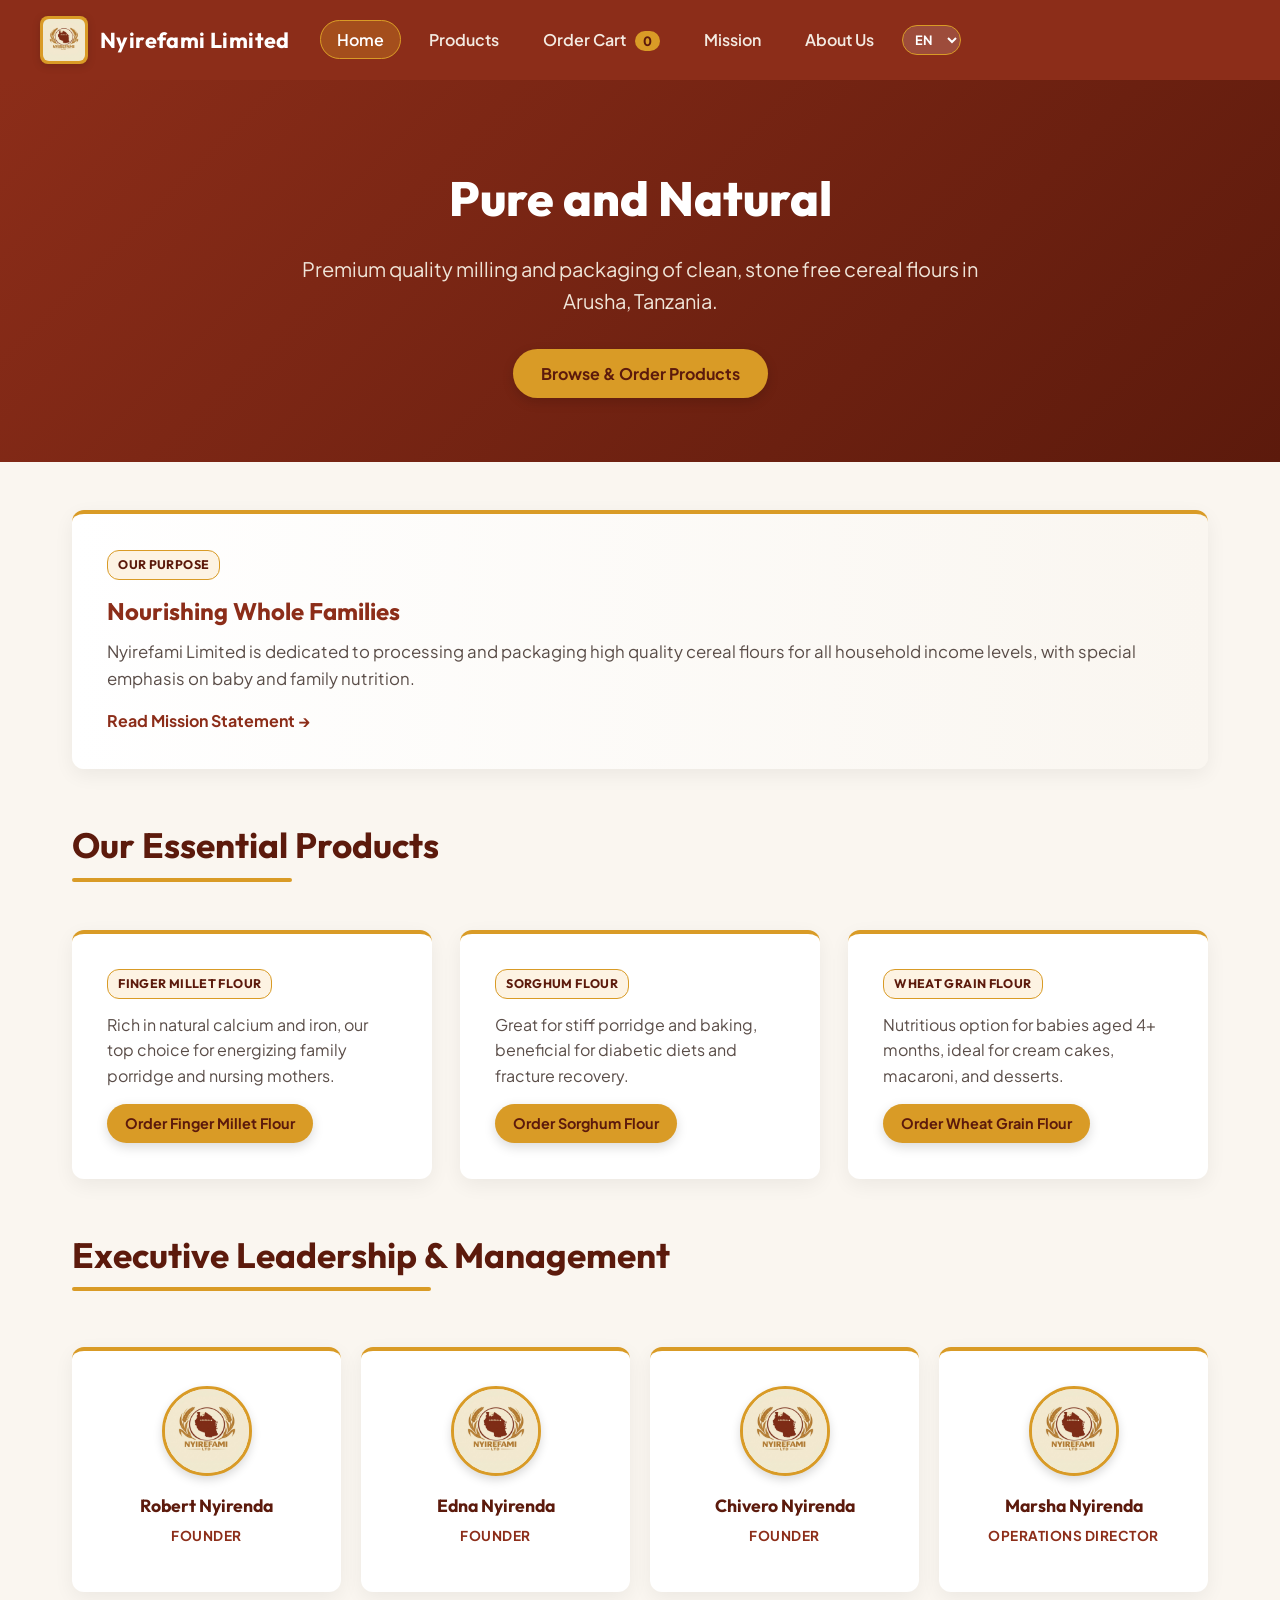
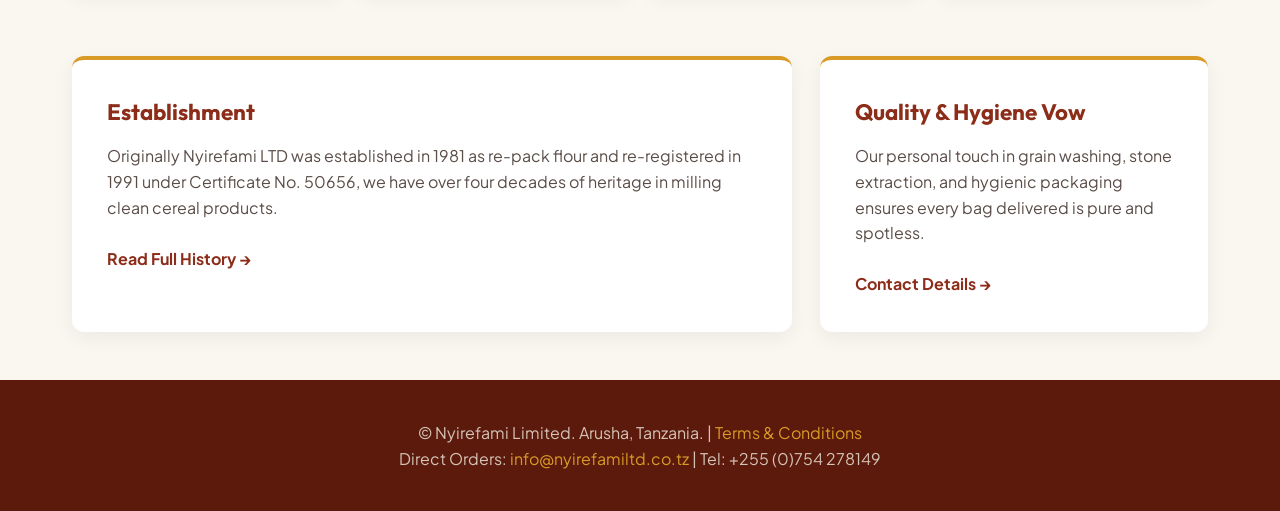
<file: index.html>
<!DOCTYPE html>
<html lang="en">
<head>
  <meta charset="UTF-8">
  <meta name="viewport" content="width=device-width, initial-scale=1.0">
  <title>Nyirefami Limited - Pure & Natural Cereals</title>
  <link rel="preconnect" href="https://fonts.googleapis.com">
  <link rel="preconnect" href="https://fonts.gstatic.com" crossorigin>
  <link href="https://fonts.googleapis.com/css2?family=Outfit:wght@600;700;800&family=Plus+Jakarta+Sans:wght@400;500;600;700&display=swap" rel="stylesheet">
  <link rel="stylesheet" href="styles.css">
</head>
<body>

  <header>
    <a href="index.html" class="logo-container">
      <div class="logo-badge"><img src="logo.jpg" alt="Nyirefami Logo"></div>
      <div class="company-title">Nyirefami Limited</div>
    </a>
    <nav>
      <ul>
        <li><a href="index.html" class="active" data-i18n="nav_home">Home</a></li>
        <li><a href="products.html" data-i18n="nav_products">Products</a></li>
        <li><a href="order.html"><span data-i18n="nav_cart">Order Cart</span> <span id="cart-badge" class="cart-nav-badge">0</span></a></li>
        <li><a href="mission.html" data-i18n="nav_mission">Mission</a></li>
        <li><a href="about.html" data-i18n="nav_about">About Us</a></li>
      </ul>
      <select id="lang-switcher" class="lang-select" onchange="changeLanguage(this.value)">
        <option value="en">EN</option>
        <option value="sw">SW</option>
      </select>
    </nav>
  </header>

  <section class="hero">
    <h1 data-i18n="hero_title">Pure and Natural</h1>
    <p data-i18n="hero_sub">Premium quality milling and packaging of clean, stone free cereal flours in Arusha, Tanzania.</p>
    <a href="products.html" class="btn-primary" data-i18n="hero_btn">Browse & Order Products</a>
  </section>

  <main class="container">
    
    <!-- Brief Mission Snapshot -->
    <div class="card" style="margin-bottom: 3rem; background: linear-gradient(to right, #FFFFFF, #FAF6F0);">
      <span class="badge" data-i18n="purpose_badge">Our Purpose</span>
      <h3 style="font-size: 1.5rem; margin-bottom: 0.5rem;" data-i18n="purpose_title">Nourishing Whole Families</h3>
      <p style="font-size: 1.05rem;" data-i18n="purpose_desc">
        Nyirefami Limited is dedicated to processing and packaging high quality cereal flours for all household income levels, with special emphasis on baby and family nutrition.
      </p>
      <a href="mission.html" style="display: inline-block; margin-top: 1rem; color: var(--primary); font-weight: 700; text-decoration: none;" data-i18n="purpose_link">Read Mission Statement &rarr;</a>
    </div>

    <!-- Top Selling Cereals (3x1 Row on Mobile) -->
    <h2 class="section-title" data-i18n="essential_title">Our Essential Products</h2>
    <div class="grid-3 essential-products-row" style="margin-top: 1.5rem; margin-bottom: 3rem;">
      
      <div class="card" style="display: flex; flex-direction: column; justify-content: space-between;">
        <div>
          <span class="badge" data-i18n="prod_ulezi_badge">Finger Millet Flour</span>
          <p data-i18n="ess_ulezi_desc">Rich in natural calcium and iron, our top choice for energizing family porridge and nursing mothers.</p>
        </div>
        <div style="margin-top: 1rem;">
          <a href="products.html#ulezi" class="btn-primary essential-btn" data-i18n="btn_order_ulezi">Order Ulezi</a>
        </div>
      </div>

      <div class="card" style="display: flex; flex-direction: column; justify-content: space-between;">
        <div>
          <span class="badge" data-i18n="prod_mtama_badge">Sorghum Flour</span>
          <p data-i18n="ess_mtama_desc">Finely milled from selected domestic grains, packed with dietary fiber for wholesome ugali and baking.</p>
        </div>
        <div style="margin-top: 1rem;">
          <a href="products.html#mtama" class="btn-primary essential-btn" data-i18n="btn_order_mtama">Order Mtama</a>
        </div>
      </div>

      <div class="card" style="display: flex; flex-direction: column; justify-content: space-between;">
        <div>
          <span class="badge" data-i18n="prod_sooji_badge">Wheat Grain Flour</span>
          <p data-i18n="ess_sooji_desc">Graded wheat semolina ideal for growing children aged 4+ months, soft cakes, and creamy desserts.</p>
        </div>
        <div style="margin-top: 1rem;">
          <a href="products.html#sooji" class="btn-primary essential-btn" data-i18n="btn_order_sooji">Order Sooji</a>
        </div>
      </div>

    </div>

    <!-- Executive Leadership & Management Section -->
      <div style="margin-bottom: 4rem;">
      <!--<div style="text-align: center; margin-bottom: 2rem;">-->
        <h2 class="section-title" data-i18n="exec_title">Executive Leadership & Management</h2>
     <!-- </div>-->

      <div class="management-grid">
        <div class="card" style="text-align: center; display: flex; flex-direction: column; align-items: center;">
          <div style="width: 90px; height: 90px; border-radius: 50%; overflow: hidden; border: 3px solid var(--accent-gold); margin-bottom: 1rem; box-shadow: 0 4px 10px rgba(0,0,0,0.15); background: var(--light-bg); display: flex; align-items: center; justify-content: center;">
            <img src="logo.jpg" alt="Robert Nyirenda" style="width: 100%; height: 100%; object-fit: cover;">
          </div>
          <h3 style="color: var(--primary-dark); font-size: 1.1rem; margin-bottom: 0.3rem;">Robert Nyirenda</h3>
          <div style="color: var(--primary); font-size: 0.85rem; font-weight: 700; margin-bottom: 0.6rem; text-transform: uppercase; letter-spacing: 0.5px;" data-i18n="role_founder">Founder</div>
        </div>

        <div class="card" style="text-align: center; display: flex; flex-direction: column; align-items: center;">
          <div style="width: 90px; height: 90px; border-radius: 50%; overflow: hidden; border: 3px solid var(--accent-gold); margin-bottom: 1rem; box-shadow: 0 4px 10px rgba(0,0,0,0.15); background: var(--light-bg); display: flex; align-items: center; justify-content: center;">
            <img src="logo.jpg" alt="Edina Nyirenda" style="width: 100%; height: 100%; object-fit: cover;">
          </div>
          <h3 style="color: var(--primary-dark); font-size: 1.1rem; margin-bottom: 0.3rem;">Edna Nyirenda</h3>
          <div style="color: var(--primary); font-size: 0.85rem; font-weight: 700; margin-bottom: 0.6rem; text-transform: uppercase; letter-spacing: 0.5px;" data-i18n="role_founder">FOUNDER</div>
        </div>

        <div class="card" style="text-align: center; display: flex; flex-direction: column; align-items: center;">
          <div style="width: 90px; height: 90px; border-radius: 50%; overflow: hidden; border: 3px solid var(--accent-gold); margin-bottom: 1rem; box-shadow: 0 4px 10px rgba(0,0,0,0.15); background: var(--light-bg); display: flex; align-items: center; justify-content: center;">
            <img src="logo.jpg" alt="Chivero Nyirenda" style="width: 100%; height: 100%; object-fit: cover;">
          </div>
          <h3 style="color: var(--primary-dark); font-size: 1.1rem; margin-bottom: 0.3rem;">Chivero Nyirenda</h3>
          <div style="color: var(--primary); font-size: 0.85rem; font-weight: 700; margin-bottom: 0.6rem; text-transform: uppercase; letter-spacing: 0.5px;" data-i18n="role_founder">FOUNDER</div>
        </div>

        <div class="card" style="text-align: center; display: flex; flex-direction: column; align-items: center;">
          <div style="width: 90px; height: 90px; border-radius: 50%; overflow: hidden; border: 3px solid var(--accent-gold); margin-bottom: 1rem; box-shadow: 0 4px 10px rgba(0,0,0,0.15); background: var(--light-bg); display: flex; align-items: center; justify-content: center;">
            <img src="logo.jpg" alt="Marsha Nyirenda" style="width: 100%; height: 100%; object-fit: cover;">
          </div>
          <h3 style="color: var(--primary-dark); font-size: 1.1rem; margin-bottom: 0.3rem;">Marsha Nyirenda</h3>
          <div style="color: var(--primary); font-size: 0.85rem; font-weight: 700; margin-bottom: 0.6rem; text-transform: uppercase; letter-spacing: 0.5px;" data-i18n="role_od">Operations Director</div>
        </div>
      </div>
    </div>

    <!-- Brief Company History Snapshot -->
    <div class="grid-2">
      <div class="card">
        <h3 data-i18n="hist_title">Establishment</h3>
        <p data-i18n="hist_desc">Originally Nyirefami LTD was established in 1981 as re-pack flour and re-registered in 1991 under Certificate No. 50656, we have over four decades of heritage in milling clean cereal products.</p>
        <br>
        <a href="about.html" style="color: var(--primary); font-weight: 700; text-decoration: none;" data-i18n="hist_link">Read Full History &rarr;</a>
      </div>
      
      <div class="card">
        <h3 data-i18n="qual_title">Quality & Hygiene Vow</h3>
        <p data-i18n="qual_desc">Our personal touch in grain washing, stone extraction, and hygienic packaging ensures every bag delivered is pure and spotless.</p>
        <br>
        <a href="about.html" style="color: var(--primary); font-weight: 700; text-decoration: none;" data-i18n="qual_link">Contact Details &rarr;</a>
      </div>
    </div>

  </main>

  <footer>
    <p>&copy; Nyirefami Limited. Arusha, Tanzania. | <a href="terms.html" data-i18n="footer_terms">Terms & Conditions</a></p>
    <p><span data-i18n="footer_orders">Direct Orders:</span> <a href="mailto:info@nyirefamiltd.co.tz">info@nyirefamiltd.co.tz</a> | Tel: +255 (0)754 278149</p>
  </footer>

  <script src="script.js"></script>
</body>
</html>
</file>
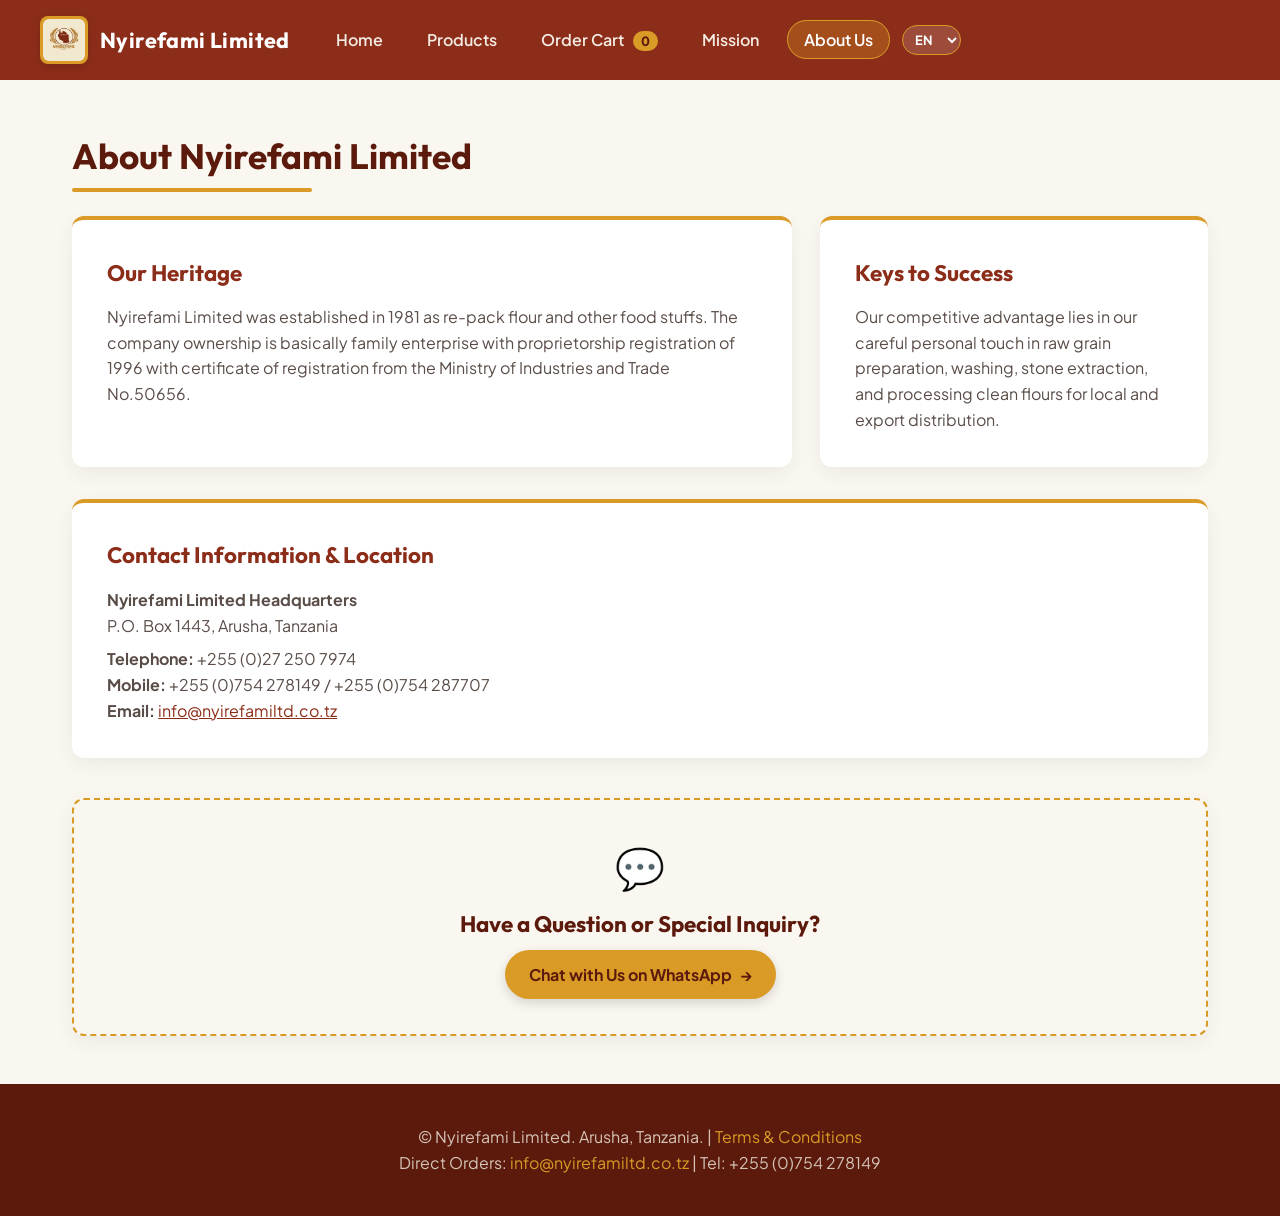
<file: about.html>
<!DOCTYPE html>
<html lang="en">
<head>
  <meta charset="UTF-8">
  <meta name="viewport" content="width=device-width, initial-scale=1.0">
  <title>About Us - Nyirefami Limited</title>
  <link rel="preconnect" href="https://fonts.googleapis.com">
  <link rel="preconnect" href="https://fonts.gstatic.com" crossorigin>
  <link href="https://fonts.googleapis.com/css2?family=Outfit:wght@600;700;800&family=Plus+Jakarta+Sans:wght@400;500;600;700&display=swap" rel="stylesheet">
  <link rel="stylesheet" href="styles.css">
</head>
<body>

  <header>
    <a href="index.html" class="logo-container">
      <div class="logo-badge"><img src="logo.jpg" alt="Nyirefami Logo"></div>
      <div class="company-title">Nyirefami Limited</div>
    </a>
    <nav>
      <ul>
        <li><a href="index.html" data-i18n="nav_home">Home</a></li>
        <li><a href="products.html" data-i18n="nav_products">Products</a></li>
        <li><a href="order.html"><span data-i18n="nav_cart">Order Cart</span> <span id="cart-badge" class="cart-nav-badge">0</span></a></li>
        <li><a href="mission.html" data-i18n="nav_mission">Mission</a></li>
        <li><a href="about.html" class="active" data-i18n="nav_about">About Us</a></li>
      </ul>
      <select id="lang-switcher" class="lang-select" onchange="changeLanguage(this.value)">
        <option value="en">EN</option>
        <option value="sw">SW</option>
      </select>
    </nav>
  </header>

  <main class="container">
    <h2 class="section-title" data-i18n="about_page_title">About Nyirefami Limited</h2>

    <div class="grid-2" style="margin-bottom: 2rem;">
      <div class="card">
        <h3 data-i18n="about_heritage_title">Our Heritage</h3>
        <p data-i18n="about_heritage_desc">Nyirefami Limited was established in 1981 as re-pack flour and other food stuffs. The company ownership is basically family enterprise with proprietorship registration of 1996 with certificate of registration from the Ministry of Industries and Trade No.50656.</p>
      </div>

      <div class="card">
        <h3 data-i18n="about_keys_title">Keys to Success</h3>
        <p data-i18n="about_keys_desc">Our competitive advantage lies in our careful personal touch in raw grain preparation, washing, stone extraction, and processing clean flours for local and export distribution.</p>
      </div>
    </div>

    <div class="card" style="margin-bottom: 2.5rem;">
      <h3 data-i18n="about_contact_title">Contact Information & Location</h3>
      <p style="margin-top: 0.5rem;"><strong data-i18n="about_hq">Nyirefami Limited Headquarters</strong></p>
      <p>P.O. Box 1443, Arusha, Tanzania</p>
      <p style="margin-top: 0.5rem;"><strong data-i18n="about_tel">Telephone:</strong> +255 (0)27 250 7974</p>
      <p><strong data-i18n="about_mob">Mobile:</strong> +255 (0)754 278149 / +255 (0)754 287707</p>
      <p><strong data-i18n="about_email">Email:</strong> <a href="mailto:info@nyirefamiltd.co.tz?subject=Inquiry%20Regarding%20Nyirefami%20Products" style="color: var(--primary);">info@nyirefamiltd.co.tz</a></p>
    </div>

    <div class="card contact-callout-card" style="text-align: center; background: var(--light-bg); border: 2px dashed var(--accent-gold);">
      <div style="font-size: 2.5rem; margin-bottom: 0.5rem;">💬</div>
      <h3 style="color: var(--primary-dark); font-size: 1.4rem; margin-bottom: 0.4rem;" data-i18n="about_wa_title">Have a Question or Special Inquiry?</h3>
      <!--<p style="color: var(--text-muted); max-width: 550px; margin: 0 auto 1.2rem; font-size: 0.95rem;" data-i18n="about_wa_desc">
        Whether you need custom grain quantities, wholesale partnerships, or product details, our team is ready to help you directly on WhatsApp.
      </p>-->
      <a href="https://wa.me/255754287707?text=Hello%20Nyirefami%20Team." 
         id="whatsapp-chat-btn"
         target="_blank" 
         class="btn-primary" 
         style="display: inline-flex; align-items: center; gap: 8px; text-decoration: none; padding: 12px 24px;">
        <span data-i18n="about_wa_btn">Chat with Us on WhatsApp</span> &rarr;
      </a>
    </div>

  </main>

  <footer>
    <p>&copy; Nyirefami Limited. Arusha, Tanzania. | <a href="terms.html" data-i18n="footer_terms">Terms & Conditions</a></p>
    <p><span data-i18n="footer_orders">Direct Orders:</span> <a href="mailto:info@nyirefamiltd.co.tz">info@nyirefamiltd.co.tz</a> | Tel: +255 (0)754 278149</p>
  </footer>

  <script src="script.js"></script>
</body>
</html>
</file>
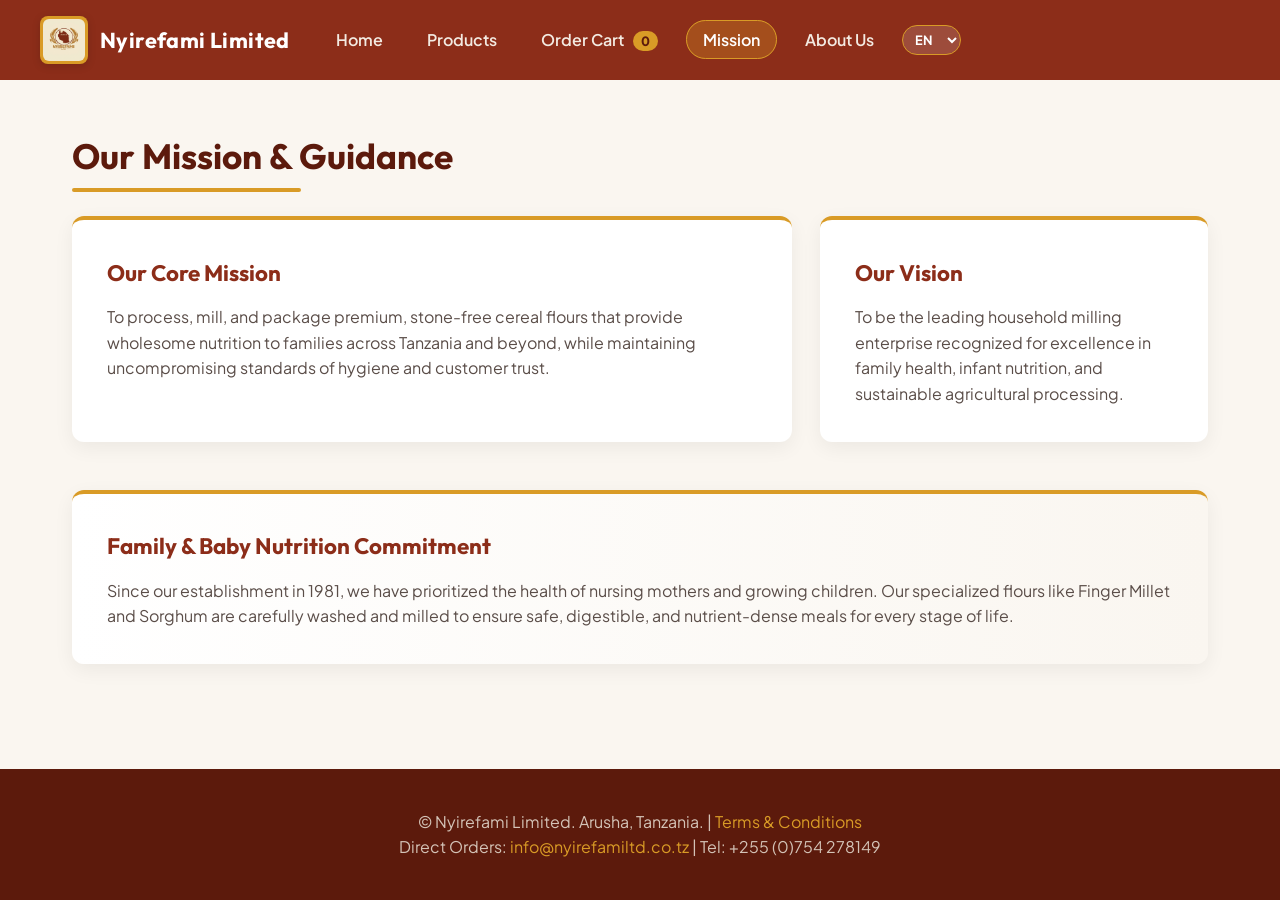
<file: mission.html>
<!DOCTYPE html>
<html lang="en">
<head>
  <meta charset="UTF-8">
  <meta name="viewport" content="width=device-width, initial-scale=1.0">
  <title>Mission & Vision - Nyirefami Limited</title>
  <link rel="preconnect" href="https://fonts.googleapis.com">
  <link rel="preconnect" href="https://fonts.gstatic.com" crossorigin>
  <link href="https://fonts.googleapis.com/css2?family=Outfit:wght@600;700;800&family=Plus+Jakarta+Sans:wght@400;500;600;700&display=swap" rel="stylesheet">
  <link rel="stylesheet" href="styles.css">
</head>
<body>

  <header>
    <a href="index.html" class="logo-container">
      <div class="logo-badge"><img src="logo.jpg" alt="Nyirefami Logo"></div>
      <div class="company-title">Nyirefami Limited</div>
    </a>
    <nav>
      <ul>
        <li><a href="index.html" data-i18n="nav_home">Home</a></li>
        <li><a href="products.html" data-i18n="nav_products">Products</a></li>
        <li><a href="order.html"><span data-i18n="nav_cart">Order Cart</span> <span id="cart-badge" class="cart-nav-badge">0</span></a></li>
        <li><a href="mission.html" class="active" data-i18n="nav_mission">Mission</a></li>
        <li><a href="about.html" data-i18n="nav_about">About Us</a></li>
      </ul>
      <select id="lang-switcher" class="lang-select" onchange="changeLanguage(this.value)">
        <option value="en">EN</option>
        <option value="sw">SW</option>
      </select>
    </nav>
  </header>

  <main class="container">
    <h2 class="section-title" data-i18n="mission_page_title">Our Mission & Core Values</h2>

    <div class="grid-2" style="margin-bottom: 3rem;">
      <div class="card">
        <h3 data-i18n="mission_core_title">Our Core Mission</h3>
        <p data-i18n="mission_core_desc">To process, mill, and package premium, stone-free cereal flours that provide wholesome nutrition to families across Tanzania and beyond, while maintaining uncompromising standards of hygiene and customer trust.</p>
      </div>

      <div class="card">
        <h3 data-i18n="mission_vision_title">Our Vision</h3>
        <p data-i18n="mission_vision_desc">To be the leading household milling enterprise recognized for excellence in family health, infant nutrition, and sustainable agricultural processing.</p>
      </div>
    </div>

    <div class="card" style="background: linear-gradient(to right, #FFFFFF, #FAF6F0);">
      <h3 data-i18n="mission_family_title">Family & Baby Nutrition Commitment</h3>
      <p style="margin-top: 0.8rem;" data-i18n="mission_family_desc">
        Since our establishment in 1981, we have prioritized the health of nursing mothers and growing children. Our specialized flours like Finger Millet (Ulezi) and Wheat Semolina (Sooji) are carefully washed and milled to ensure safe, digestible, and nutrient-dense meals for every stage of life.
      </p>
    </div>
  </main>

  <footer>
    <p>&copy; Nyirefami Limited. Arusha, Tanzania. | <a href="terms.html" data-i18n="footer_terms">Terms & Conditions</a></p>
    <p><span data-i18n="footer_orders">Direct Orders:</span> <a href="mailto:info@nyirefamiltd.co.tz">info@nyirefamiltd.co.tz</a> | Tel: +255 (0)754 278149</p>
  </footer>

  <script src="script.js"></script>
</body>
</html>
</file>
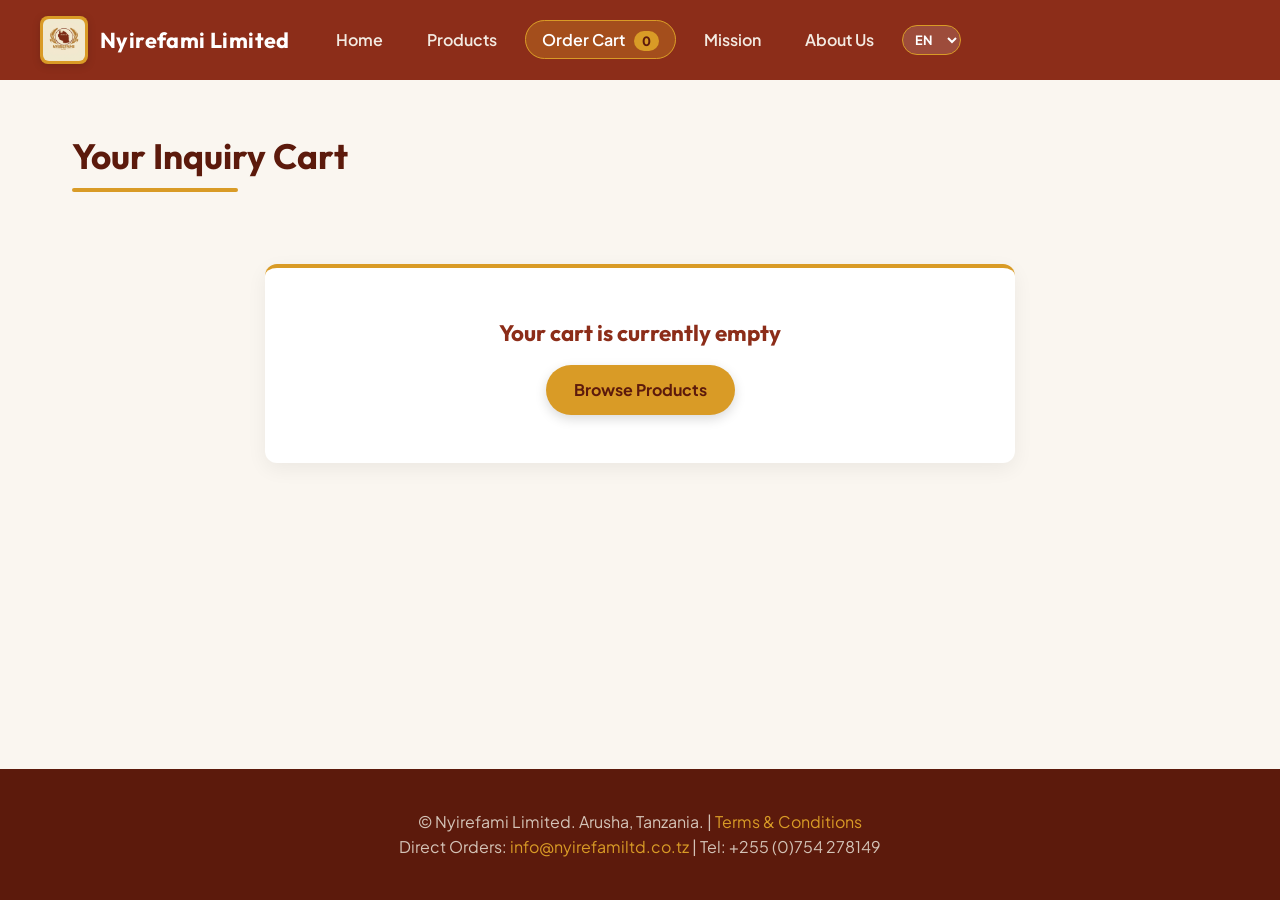
<file: order.html>
<!DOCTYPE html>
<html lang="en">
<head>
  <meta charset="UTF-8">
  <meta name="viewport" content="width=device-width, initial-scale=1.0">
  <title>Order Cart - Nyirefami Limited</title>
  <link rel="preconnect" href="https://fonts.googleapis.com">
  <link rel="preconnect" href="https://fonts.gstatic.com" crossorigin>
  <link href="https://fonts.googleapis.com/css2?family=Outfit:wght@600;700;800&family=Plus+Jakarta+Sans:wght@400;500;600;700&display=swap" rel="stylesheet">
  <link rel="stylesheet" href="styles.css">
</head>
<body>

  <header>
    <a href="index.html" class="logo-container">
      <div class="logo-badge"><img src="logo.jpg" alt="Nyirefami Logo"></div>
      <div class="company-title">Nyirefami Limited</div>
    </a>
    <nav>
      <ul>
        <li><a href="index.html" data-i18n="nav_home">Home</a></li>
        <li><a href="products.html" data-i18n="nav_products">Products</a></li>
        <li><a href="order.html" class="active"><span data-i18n="nav_cart">Order Cart</span> <span id="cart-badge" class="cart-nav-badge">0</span></a></li>
        <li><a href="mission.html" data-i18n="nav_mission">Mission</a></li>
        <li><a href="about.html" data-i18n="nav_about">About Us</a></li>
      </ul>
      <select id="lang-switcher" class="lang-select" onchange="changeLanguage(this.value)">
        <option value="en">EN</option>
        <option value="sw">SW</option>
      </select>
    </nav>
  </header>

  <main class="container">
    <h2 class="section-title" data-i18n="cart_page_title">Your Inquiry Cart</h2>

    <div id="empty-cart-msg" class="card" style="text-align: center; padding: 3rem; display: none;">
      <h3 data-i18n="cart_empty_title">Your cart is currently empty</h3>
      <!--<p style="margin: 1rem 0 1.5rem; color: var(--text-muted);" data-i18n="cart_empty_desc">Explore our catalog of clean, stone-free cereal products and add items to your inquiry.</p>-->
      <a href="products.html" class="btn-primary" data-i18n="cart_browse_btn">Browse Products</a>
    </div>

    <div id="cart-content-section" class="grid-2">
      <!-- Left: Cart Items Table / List -->
      <div class="card">
        <h3 data-i18n="cart_req_title">Requested Items</h3>
        
        <!-- Desktop Table View -->
        <div class="desktop-table-container cart-table-container" style="margin-top: 1rem;">
          <table class="cart-table">
            <thead>
              <tr>
                <th data-i18n="th_prod">Product Name</th>
                <th data-i18n="th_pkg">Package Size</th>
                <th data-i18n="th_qty">Quantity</th>
                <th data-i18n="th_act">Action</th>
              </tr>
            </thead>
            <tbody id="cart-items-body">
              <!-- Dynamically populated -->
            </tbody>
          </table>
        </div>

        <!-- Mobile Card List View -->
        <div id="mobile-cart-items" class="mobile-cart-list" style="margin-top: 1rem;">
          <!-- Dynamically populated -->
        </div>

        <div style="margin-top: 1.5rem; font-weight: 700; color: var(--primary-dark);">
          <span data-i18n="cart_total_lbl">Total Packages:</span> <span id="cart-total-packages">0</span>
        </div>
      </div>

      <!-- Right: Customer Info & WhatsApp Submission Form -->
      <div class="card">
        <h3 data-i18n="form_title">Customer Details & Submission</h3>
       <!-- <p style="font-size: 0.9rem; color: var(--text-muted); margin-bottom: 1.2rem;" data-i18n="form_desc">Fill in your details below to submit your inquiry directly to our sales team via WhatsApp.</p>-->
        
        <form onsubmit="submitOrder(event)">
          <div class="order-form-group">
            <label for="cust-name" data-i18n="lbl_name">Full Name</label>
            <input type="text" id="cust-name" required placeholder="e.g. Baraka Nyirenda">
          </div>

          <div class="order-form-group">
            <label for="cust-phone" data-i18n="lbl_phone">Phone Number</label>
            <input type="tel" id="cust-phone" required placeholder="e.g. +255 754 000 000">
          </div>

          <div class="order-form-group">
            <label for="cust-location" data-i18n="lbl_loc">Delivery Location / City</label>
            <input type="text" id="cust-location" required placeholder="e.g. Arusha (Njiro)">
          </div>

          <button type="submit" class="btn-primary" style="width: 100%; text-align: center; background: #25D366; color: white;" data-i18n="btn_submit_wa">
            💬 Submit Inquiry via WhatsApp
          </button>
        </form>
      </div>
    </div>
  </main>

  <footer>
    <p>&copy; Nyirefami Limited. Arusha, Tanzania. | <a href="terms.html" data-i18n="footer_terms">Terms & Conditions</a></p>
    <p><span data-i18n="footer_orders">Direct Orders:</span> <a href="mailto:info@nyirefamiltd.co.tz">info@nyirefamiltd.co.tz</a> | Tel: +255 (0)754 278149</p>
  </footer>

  <script src="script.js"></script>
</body>
</html>
</file>
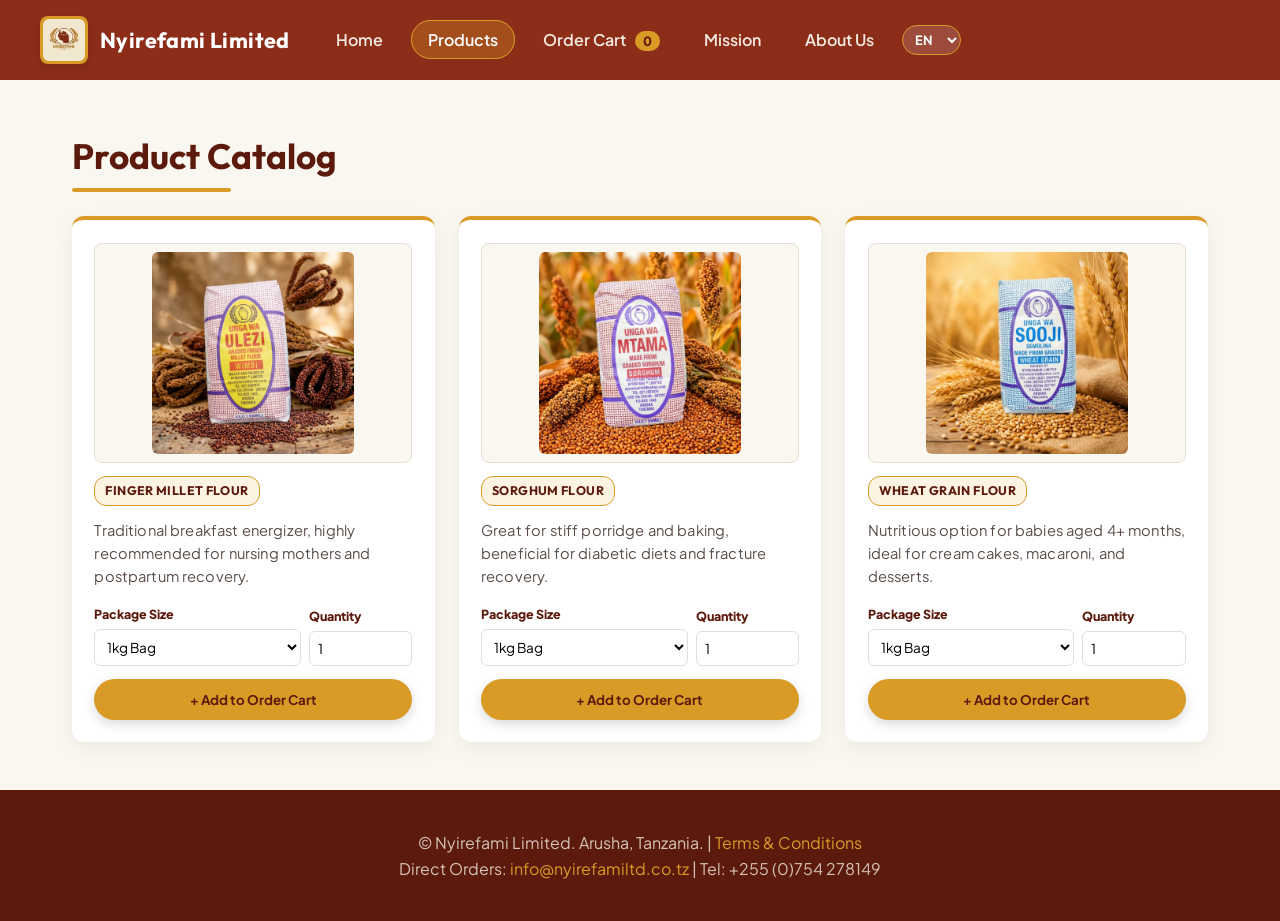
<file: products.html>
<!DOCTYPE html>
<html lang="en">
<head>
  <meta charset="UTF-8">
  <meta name="viewport" content="width=device-width, initial-scale=1.0">
  <title>Product Catalog - Nyirefami Limited</title>
  <link rel="preconnect" href="https://fonts.googleapis.com">
  <link rel="preconnect" href="https://fonts.gstatic.com" crossorigin>
  <link href="https://fonts.googleapis.com/css2?family=Outfit:wght@600;700;800&family=Plus+Jakarta+Sans:wght@400;500;600;700&display=swap" rel="stylesheet">
  <link rel="stylesheet" href="styles.css">
</head>
<body>

  <header>
    <a href="index.html" class="logo-container">
      <div class="logo-badge">
        <img src="logo.jpg" alt="Nyirefami Logo">
      </div>
      <div class="company-title">Nyirefami Limited</div>
    </a>
    <nav>
      <ul>
        <li><a href="index.html" data-i18n="nav_home">Home</a></li>
        <li><a href="products.html" class="active" data-i18n="nav_products">Products</a></li>
        <li><a href="order.html"><span data-i18n="nav_cart">Order Cart</span> <span id="cart-badge" class="cart-nav-badge">0</span></a></li>
        <li><a href="mission.html" data-i18n="nav_mission">Mission</a></li>
        <li><a href="about.html" data-i18n="nav_about">About Us</a></li>
      </ul>
      <select id="lang-switcher" class="lang-select" onchange="changeLanguage(this.value)">
        <option value="en">EN</option>
        <option value="sw">SW</option>
      </select>
    </nav>
  </header>

  <main class="container">
    <h2 class="section-title" data-i18n="catalog_title">Product Catalog</h2>

    <!-- 3 Approved Products Grid -->
    <div class="product-grid">

      <!-- 1. Finger Millet Flour -->
      <div id="ulezi" class="product-card">
        <div>
          <div class="product-img-container"><img src="04.JPG" alt="Finger Millet Flour"></div>
          <span class="badge" data-i18n="prod_ulezi_badge">Finger Millet Flour</span>
          <p data-i18n="prod_ulezi_desc">Traditional breakfast energizer; highly recommended for nursing mothers and postpartum recovery.</p>
        </div>
        <div>
          <div class="product-options-row">
            <div class="option-group">
              <label style="font-weight: 800; color: var(--primary-dark);" data-i18n="lbl_pkg">Package Size</label>
              <select id="ulezi-pkg" class="package-select">
                <option value="0">1kg Bag</option><option value="1">2kg Bag</option><option value="2">5kg Bag</option><option value="3">10kg Bag</option>
              </select>
            </div>
            <div class="option-group">
              <label style="font-weight: 800; color: var(--primary-dark);" data-i18n="lbl_qty">Quantity</label>
              <input type="number" id="ulezi-qty" class="quantity-input" value="1" min="1">
            </div>
          </div>
          <button class="btn-primary" style="width: 100%;" onclick="addToCart('ulezi', document.getElementById('ulezi-pkg').value, 'ulezi-qty')" data-i18n="btn_add_cart">+ Add to Order Cart</button>
        </div>
      </div>

      <!-- 2. Sorghum Flour -->
      <div id="mtama" class="product-card">
        <div>
          <div class="product-img-container"><img src="02.JPG" alt="Sorghum Flour"></div>
          <span class="badge" data-i18n="prod_mtama_badge">Sorghum Flour</span>
          <p data-i18n="prod_mtama_desc">Great for stiff porridge and baking; beneficial for diabetic diets and fracture recovery.</p>
        </div>
        <div>
          <div class="product-options-row">
            <div class="option-group">
              <label style="font-weight: 800; color: var(--primary-dark);" data-i18n="lbl_pkg">Package Size</label>
              <select id="mtama-pkg" class="package-select">
                <option value="0">1kg Bag</option><option value="1">2kg Bag</option><option value="2">5kg Bag</option><option value="3">10kg Bag</option>
              </select>
            </div>
            <div class="option-group">
              <label style="font-weight: 800; color: var(--primary-dark);" data-i18n="lbl_qty">Quantity</label>
              <input type="number" id="mtama-qty" class="quantity-input" value="1" min="1">
            </div>
          </div>
          <button class="btn-primary" style="width: 100%;" onclick="addToCart('mtama', document.getElementById('mtama-pkg').value, 'mtama-qty')" data-i18n="btn_add_cart">+ Add to Order Cart</button>
        </div>
      </div>

      <!-- 3. Wheat Grain Flour -->
      <div id="sooji" class="product-card">
        <div>
          <div class="product-img-container"><img src="03.JPG" alt="Wheat Grain Flour"></div>
          <span class="badge" data-i18n="prod_sooji_badge">Wheat Grain Flour</span>
          <p data-i18n="prod_sooji_desc">Nutritious option for babies aged 4+ months; ideal for cream cakes, macaroni, and desserts.</p>
        </div>
        <div>
          <div class="product-options-row">
            <div class="option-group">
              <label style="font-weight: 800; color: var(--primary-dark);" data-i18n="lbl_pkg">Package Size</label>
              <select id="sooji-pkg" class="package-select">
                <option value="0">1kg Bag</option><option value="1">2kg Bag</option><option value="2">5kg Bag</option><option value="3">10kg Bag</option>
              </select>
            </div>
            <div class="option-group">
              <label style="font-weight: 800; color: var(--primary-dark);" data-i18n="lbl_qty">Quantity</label>
              <input type="number" id="sooji-qty" class="quantity-input" value="1" min="1">
            </div>
          </div>
          <button class="btn-primary" style="width: 100%;" onclick="addToCart('sooji', document.getElementById('sooji-pkg').value, 'sooji-qty')" data-i18n="btn_add_cart">+ Add to Order Cart</button>
        </div>
      </div>

    </div>
  </main>

  <footer>
    <p>&copy; Nyirefami Limited. Arusha, Tanzania. | <a href="terms.html" data-i18n="footer_terms">Terms & Conditions</a></p>
    <p><span data-i18n="footer_orders">Direct Orders:</span> <a href="mailto:info@nyirefamiltd.co.tz">info@nyirefamiltd.co.tz</a> | Tel: +255 (0)754 278149</p>
  </footer>

  <script src="script.js"></script>
</body>
</html>
</file>
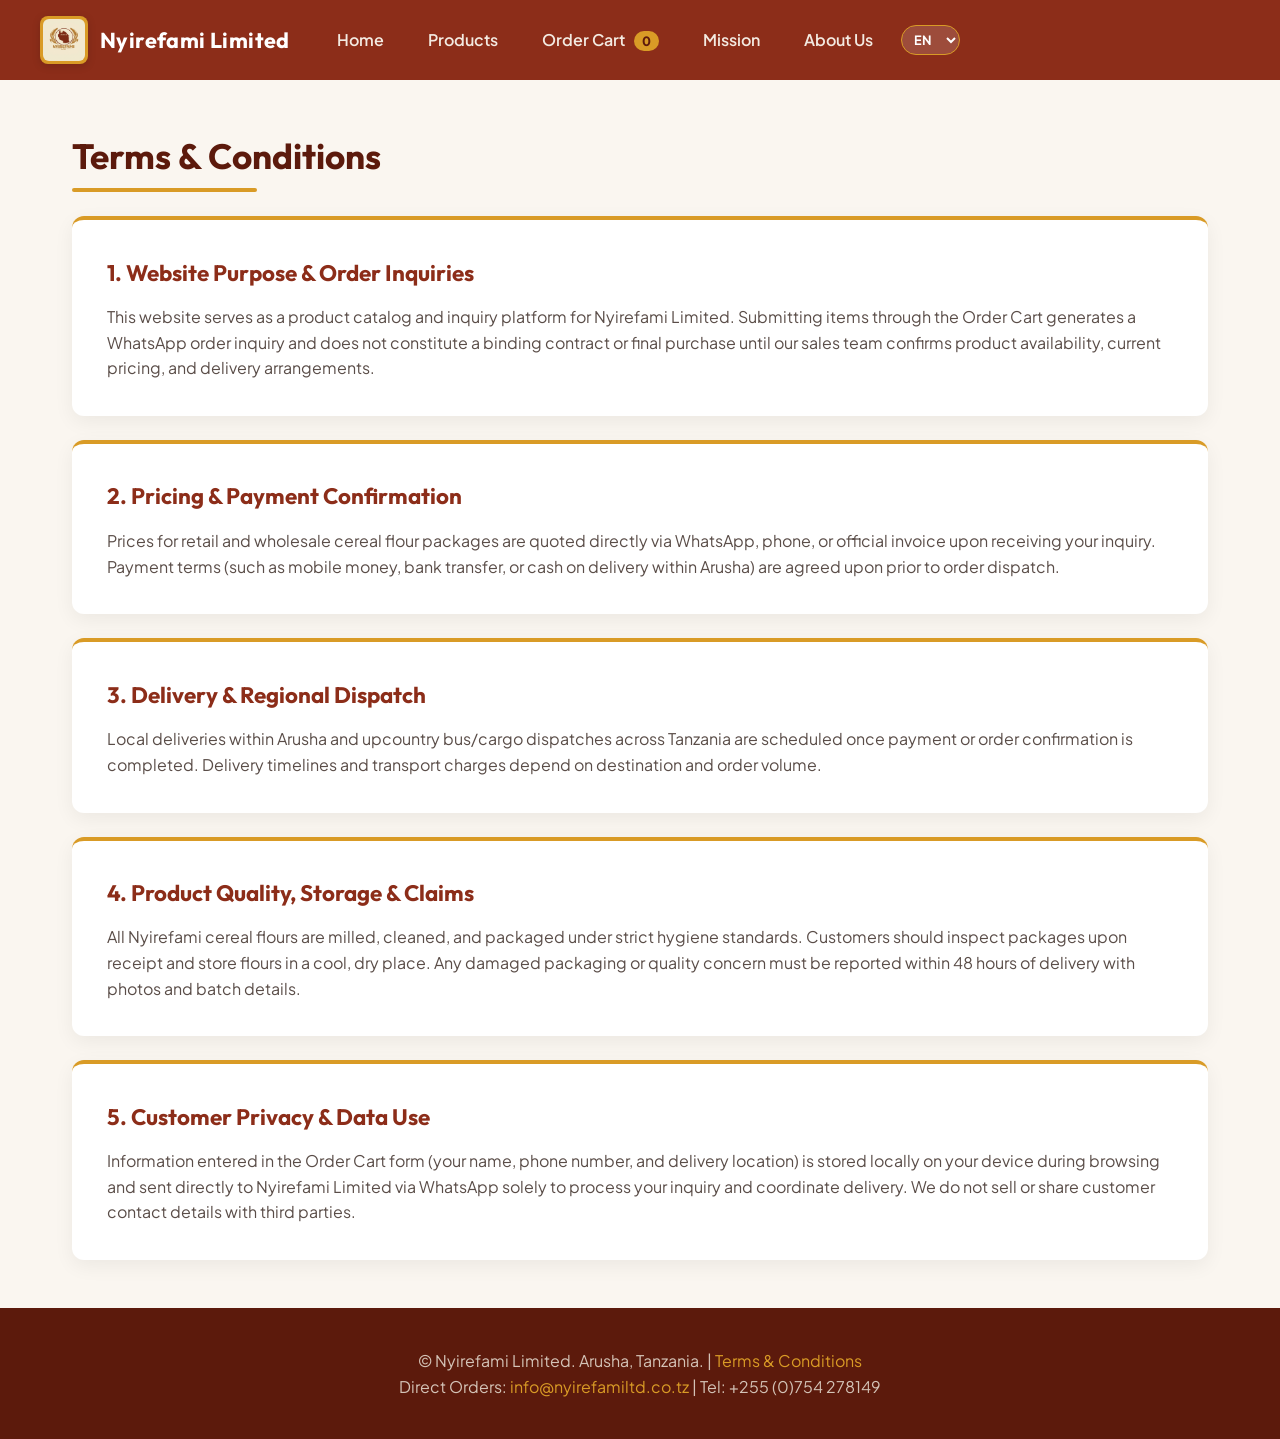
<file: terms.html>
<!DOCTYPE html>
<html lang="en">
<head>
  <meta charset="UTF-8">
  <meta name="viewport" content="width=device-width, initial-scale=1.0">
  <title>Terms & Conditions - Nyirefami Limited</title>
  <link rel="preconnect" href="https://fonts.googleapis.com">
  <link rel="preconnect" href="https://fonts.gstatic.com" crossorigin>
  <link href="https://fonts.googleapis.com/css2?family=Outfit:wght@600;700;800&family=Plus+Jakarta+Sans:wght@400;500;600;700&display=swap" rel="stylesheet">
  <link rel="stylesheet" href="styles.css">
</head>
<body>

  <header>
    <a href="index.html" class="logo-container">
      <div class="logo-badge"><img src="logo.jpg" alt="Nyirefami Logo"></div>
      <div class="company-title">Nyirefami Limited</div>
    </a>
    <nav>
      <ul>
        <li><a href="index.html" data-i18n="nav_home">Home</a></li>
        <li><a href="products.html" data-i18n="nav_products">Products</a></li>
        <li><a href="order.html"><span data-i18n="nav_cart">Order Cart</span> <span id="cart-badge" class="cart-nav-badge">0</span></a></li>
        <li><a href="mission.html" data-i18n="nav_mission">Mission</a></li>
        <li><a href="about.html" data-i18n="nav_about">About Us</a></li>
      </ul>
      <select id="lang-switcher" class="lang-select" onchange="changeLanguage(this.value)">
        <option value="en">EN</option>
        <option value="sw">SW</option>
      </select>
    </nav>
  </header>

  <main class="container">
    <h2 class="section-title" data-i18n="terms_page_title">Terms & Conditions</h2>

    <div class="card" style="margin-bottom: 1.5rem;">
      <h3 data-i18n="terms_1_title">1. Website Purpose & Order Inquiries</h3>
      <p data-i18n="terms_1_desc">This website serves as a product catalog and inquiry platform for Nyirefami Limited. Submitting items through the Order Cart generates a WhatsApp order inquiry and does not constitute a binding contract or final purchase until our sales team confirms product availability, current pricing, and delivery arrangements.</p>
    </div>

    <div class="card" style="margin-bottom: 1.5rem;">
      <h3 data-i18n="terms_2_title">2. Pricing & Payment Confirmation</h3>
      <p data-i18n="terms_2_desc">Prices for retail and wholesale cereal flour packages are quoted directly via WhatsApp, phone, or official invoice upon receiving your inquiry. Payment terms (such as mobile money, bank transfer, or cash on delivery within Arusha) are agreed upon prior to order dispatch.</p>
    </div>

    <div class="card" style="margin-bottom: 1.5rem;">
      <h3 data-i18n="terms_3_title">3. Delivery & Regional Dispatch</h3>
      <p data-i18n="terms_3_desc">Local deliveries within Arusha and upcountry bus/cargo dispatches across Tanzania are scheduled once payment or order confirmation is completed. Delivery timelines and transport charges depend on destination and order volume.</p>
    </div>

    <div class="card" style="margin-bottom: 1.5rem;">
      <h3 data-i18n="terms_4_title">4. Product Quality, Storage & Claims</h3>
      <p data-i18n="terms_4_desc">All Nyirefami cereal flours are milled, cleaned, and packaged under strict hygiene standards. Customers should inspect packages upon receipt and store flours in a cool, dry place. Any damaged packaging or quality concern must be reported within 48 hours of delivery with photos and batch details.</p>
    </div>

    <div class="card">
      <h3 data-i18n="terms_5_title">5. Customer Privacy & Data Use</h3>
      <p data-i18n="terms_5_desc">Information entered in the Order Cart form (your name, phone number, and delivery location) is stored locally on your device during browsing and sent directly to Nyirefami Limited via WhatsApp solely to process your inquiry and coordinate delivery. We do not sell or share customer contact details with third parties.</p>
    </div>
  </main>

  <footer>
    <p>&copy; Nyirefami Limited. Arusha, Tanzania. | <a href="terms.html" data-i18n="footer_terms">Terms & Conditions</a></p>
    <p><span data-i18n="footer_orders">Direct Orders:</span> <a href="mailto:info@nyirefamiltd.co.tz">info@nyirefamiltd.co.tz</a> | Tel: +255 (0)754 278149</p>
  </footer>

  <script src="script.js"></script>
</body>
</html>
</file>
<file: styles.css>
/* Nyirefami Limited - Main Stylesheet */
:root {
  --primary: #8C2D19;        /* Warm Millet Auburn */
  --primary-dark: #5C1A0C;   /* Deep Earth */
  --accent-gold: #D99B26;    /* Grain Gold */
  --light-bg: #FAF6F0;       /* Warm Soft Ivory Cream */
  --card-bg: #FFFFFF;
  --text-color: #2A1E1B;     /* Soft Dark Earth */
  --text-muted: #5A4D48;     /* Rich Warm Gray for Readability */
  --border-color: #E6DDD4;
  --nav-scroll-bg: rgba(45, 12, 10, 0.95);
  --font-main: 'Plus Jakarta Sans', system-ui, -apple-system, sans-serif;
  --font-heading: 'Outfit', system-ui, -apple-system, sans-serif;
}

* {
  box-sizing: border-box;
  margin: 0;
  padding: 0;
}

body {
  font-family: var(--font-main);
  background-color: var(--light-bg);
  color: var(--text-color);
  line-height: 1.6;
  display: flex;
  flex-direction: column;
  min-height: 100vh;
}

main {
  flex: 1;
  width: 100%;
}

h1, h2, h3, .company-title, .section-title {
  font-family: var(--font-heading);
}

/* Header Navigation (Logo Left, True Centered Nav for Laptops/Desktops) */
header {
  position: sticky;
  top: 0;
  z-index: 1000;
  background-color: var(--primary);
  color: #fff;
  padding: 1rem 2.5rem;
  display: flex;
  justify-content: space-between;
  align-items: center;
  width: 100%;
  box-sizing: border-box;
  transition: all 0.3s ease-in-out;
}

header.scrolled {
  background-color: var(--nav-scroll-bg);
  padding: 0.7rem 2.5rem;
  box-shadow: 0 4px 20px rgba(0, 0, 0, 0.25);
  backdrop-filter: blur(8px);
}

.logo-container {
  display: flex;
  align-items: center;
  gap: 12px;
  text-decoration: none;
  color: #fff;
  flex: 1;
}

.logo-badge {
  background: var(--accent-gold);
  color: var(--primary-dark);
  font-weight: 800;
  padding: 3px;
  border-radius: 8px;
  display: flex;
  align-items: center;
  justify-content: center;
  overflow: hidden;
  box-shadow: 0 2px 8px rgba(0,0,0,0.15);
}

.logo-badge img {
  height: 42px;
  width: auto;
  display: block;
  border-radius: 6px;
}

.company-title {
  font-size: 1.35rem;
  font-weight: 700;
  letter-spacing: 0.4px;
  white-space: nowrap;
}

nav {
  flex: 2; 
  display: flex;
  justify-content: center;
  align-items: center;
  gap: 12px;
}

nav ul {
  display: flex;
  list-style: none;
  gap: 12px;
  align-items: center;
}

nav a {
  color: #F3EAE1;
  text-decoration: none;
  font-weight: 600;
  padding: 8px 16px;
  border-radius: 20px;
  transition: all 0.25s ease;
  white-space: nowrap;
}

nav a:hover, nav a.active {
  color: #FFF;
  background-color: rgba(217, 155, 38, 0.3);
  border: 1px solid var(--accent-gold);
}

.cart-nav-badge {
  background: var(--accent-gold);
  color: var(--primary-dark);
  font-size: 0.8rem;
  font-weight: 800;
  padding: 2px 8px;
  border-radius: 12px;
  margin-left: 6px;
}

/* Language Selector Styling */
.lang-select {
  background-color: rgba(255, 255, 255, 0.15);
  color: #fff;
  border: 1px solid var(--accent-gold);
  border-radius: 16px;
  padding: 5px 8px;
  font-family: var(--font-main);
  font-weight: 700;
  font-size: 0.8rem;
  cursor: pointer;
  outline: none;
  transition: background 0.2s ease;
}

.lang-select:hover {
  background-color: rgba(217, 155, 38, 0.35);
}

.lang-select option {
  background-color: var(--primary-dark);
  color: #fff;
}

header::after {
  content: "";
  flex: 1;
}

/* Hero Section */
.hero {
  background: linear-gradient(135deg, var(--primary), var(--primary-dark));
  color: white;
  padding: 5rem 2rem 4rem;
  text-align: center;
}

.hero h1 {
  font-size: 3rem;
  margin-bottom: 1rem;
  font-weight: 800;
}

.hero p {
  font-size: 1.25rem;
  max-width: 700px;
  margin: 0 auto 2rem;
  color: #EFE4D8;
}

.btn-primary {
  display: inline-block;
  background: var(--accent-gold);
  color: var(--primary-dark);
  padding: 12px 28px;
  text-decoration: none;
  font-family: var(--font-main);
  font-weight: 700;
  border-radius: 30px;
  border: none;
  cursor: pointer;
  transition: transform 0.2s, background 0.2s;
  box-shadow: 0 4px 12px rgba(0,0,0,0.15);
}

.btn-primary:hover {
  background: #E8AA35;
  transform: translateY(-2px);
}

/* Main Container & Layout */
.container {
  max-width: 1200px;
  margin: 3rem auto;
  padding: 0 2rem;
}

.section-title {
  color: var(--primary-dark);
  font-size: 2.2rem;
  margin-bottom: 2rem;
  position: relative;
  display: inline-block;
}

.section-title::after {
  content: '';
  position: absolute;
  bottom: -8px;
  left: 0;
  width: 60%;
  height: 4px;
  background-color: var(--accent-gold);
  border-radius: 2px;
}

.grid-3 {
  display: grid;
  grid-template-columns: repeat(3, 1fr);
  gap: 28px;
}

.grid-2 {
  display: grid;
  grid-template-columns: 1.3fr 0.7fr;
  gap: 28px;
}

#empty-cart-msg {
  width: 100%;
  max-width: 750px;
  margin: 3rem auto;
}

/* --- PRODUCT CATALOG GRID (3 Balanced Columns on Desktop) --- */
.product-grid {
  display: grid !important;
  grid-template-columns: repeat(3, 1fr) !important;
  gap: 24px !important;
  width: 100% !important;
}

.card {
  background: var(--card-bg);
  border-radius: 12px;
  padding: 2.2rem;
  box-shadow: 0 6px 20px rgba(0,0,0,0.06);
  border-top: 4px solid var(--accent-gold);
  transition: transform 0.3s ease, box-shadow 0.3s ease;
}

.card:hover {
  transform: translateY(-4px);
  box-shadow: 0 10px 24px rgba(0,0,0,0.1);
}

.card h3 {
  color: var(--primary);
  margin-bottom: 0.8rem;
  font-size: 1.4rem;
}

.card p {
  color: var(--text-muted);
}

.product-card {
  background: var(--card-bg);
  border-radius: 12px;
  padding: 1.4rem;
  box-shadow: 0 6px 20px rgba(0,0,0,0.06);
  border-top: 4px solid var(--accent-gold);
  display: flex;
  flex-direction: column;
  justify-content: space-between;
  scroll-margin-top: 90px;
  transition: transform 0.3s ease, box-shadow 0.3s ease, border-color 0.3s ease;
}

.product-card:hover {
  transform: translateY(-4px);
  box-shadow: 0 10px 24px rgba(0,0,0,0.1);
}

.product-card:target {
  border-top-color: var(--primary);
  box-shadow: 0 0 0 3px rgba(217, 155, 38, 0.45), 0 10px 24px rgba(0,0,0,0.12);
}

.product-card h3 {
  color: var(--primary);
  margin-bottom: 0.5rem;
  font-size: 1.25rem;
}

.product-card p {
  font-family: var(--font-main);
  color: var(--text-muted);
  font-size: 0.92rem;
  font-weight: 400;
  line-height: 1.55;
  letter-spacing: 0.01em;
  margin-bottom: 1.1rem;
}

/* Uniform Square Frame for 3088x3088 Product Images */
.product-img-container {
  width: 100%;
  height: 220px;
  overflow: hidden;
  border-radius: 8px;
  margin-bottom: 0.85rem;
  background: var(--light-bg);
  display: flex;
  align-items: center;
  justify-content: center;
  padding: 8px;
  border: 1px solid var(--border-color);
}

.product-img-container img {
  max-width: 100%;
  max-height: 100%;
  width: auto;
  height: auto;
  aspect-ratio: 1 / 1;
  object-fit: contain;
  border-radius: 6px;
}

.product-options-row {
  display: flex;
  gap: 8px;
  margin-bottom: 0.8rem;
  align-items: flex-end;
}

.product-options-row .option-group {
  display: flex;
  flex-direction: column;
  min-width: 0;
}

.product-options-row .option-group:first-child {
  flex: 2;
}

.product-options-row .option-group:last-child {
  flex: 1;
}

.product-options-row label {
  font-size: 0.78rem;
  font-weight: 700;
  margin-bottom: 4px;
  color: var(--primary-dark);
  white-space: nowrap;
}

.product-options-row .package-select,
.product-options-row .quantity-input {
  margin-bottom: 0 !important;
  padding: 8px !important;
  font-size: 0.85rem !important;
  font-family: var(--font-main);
}

.management-grid {
  display: grid;
  grid-template-columns: repeat(4, 1fr);
  gap: 20px;
  margin-top: 2rem;
}

.badge {
  display: inline-block;
  background: #FDF3E3;
  color: var(--primary-dark);
  border: 1px solid var(--accent-gold);
  font-family: var(--font-heading);
  font-size: 0.78rem;
  font-weight: 700;
  padding: 4px 10px;
  border-radius: 12px;
  margin-bottom: 0.8rem;
  text-transform: uppercase;
  letter-spacing: 0.03em;
}

.package-select, .quantity-input {
  width: 100%;
  padding: 10px;
  border: 1px solid var(--border-color);
  border-radius: 6px;
  margin-bottom: 1rem;
  font-size: 1rem;
  font-family: var(--font-main);
  background-color: #fff;
  transition: border-color 0.2s ease;
}

.package-select:focus, .quantity-input:focus, 
.order-form-group input:focus, .order-form-group textarea:focus {
  outline: none;
  border-color: var(--primary);
  box-shadow: 0 0 0 3px rgba(140, 45, 25, 0.15);
}

.order-form-group {
  margin-bottom: 1.4rem;
}

.order-form-group label {
  display: block;
  font-weight: 700;
  margin-bottom: 0.5rem;
  color: var(--primary-dark);
}

.order-form-group input, .order-form-group select, .order-form-group textarea {
  width: 100%;
  padding: 12px;
  border: 1px solid var(--border-color);
  border-radius: 6px;
  font-size: 1rem;
  font-family: var(--font-main);
}

.cart-table-container {
  width: 100%;
  overflow-x: auto;
}

.cart-table {
  width: 100%;
  border-collapse: collapse;
  text-align: left;
}

.cart-table th, .cart-table td {
  padding: 14px 12px;
  text-align: left;
  border-bottom: 1px solid var(--border-color);
  white-space: nowrap;
}

.cart-table th {
  background-color: var(--light-bg);
  color: var(--primary-dark);
  font-weight: 700;
}

.mobile-cart-list {
  display: none;
}

.btn-remove {
  background: #D93838;
  color: white;
  border: none;
  padding: 6px 12px;
  border-radius: 4px;
  cursor: pointer;
  font-family: var(--font-main);
  font-size: 0.85rem;
  font-weight: 600;
  transition: background 0.2s ease;
}

.btn-remove:hover {
  background: #B22222;
}

#toast-notification {
  position: fixed;
  bottom: 25px;
  right: 25px;
  background-color: var(--primary-dark);
  color: #ffffff;
  padding: 14px 24px;
  border-radius: 8px;
  box-shadow: 0 8px 24px rgba(0, 0, 0, 0.25);
  border-left: 5px solid var(--accent-gold);
  font-size: 0.95rem;
  font-weight: 600;
  z-index: 9999;
  opacity: 0;
  transform: translateY(20px);
  transition: opacity 0.3s ease, transform 0.3s ease;
  pointer-events: none;
}

#toast-notification.show {
  opacity: 1;
  transform: translateY(0);
}

.essential-btn {
  padding: 8px 18px;
  font-size: 0.9rem;
}

footer {
  background-color: var(--primary-dark);
  color: #D4C3B7;
  padding: 2.5rem 2rem;
  text-align: center;
  margin-top: auto;
}

footer a {
  color: var(--accent-gold);
  text-decoration: none;
}

/* --- MOBILE & TABLET QUERY (Optimized for Redmi Note 7, iPhone SE & small screens) --- */
@media (max-width: 900px) {
  header {
    padding: 0.5rem 0.2rem !important;
    flex-direction: column;
    gap: 6px;
    text-align: center;
  }

  header::after {
    display: none;
  }

  .logo-container {
    justify-content: center;
    width: 100%;
    gap: 6px !important;
    margin-bottom: 2px;
  }

  .company-title {
    font-size: 1.05rem !important;
  }

  .logo-badge img {
    height: 34px !important;
  }

  /* Forces entire navigation bar & language dropdown into one continuous single line */
  nav {
    display: flex;
    flex-direction: row !important;
    justify-content: center !important;
    align-items: center !important;
    width: 100%;
    gap: 2px !important;
    flex-wrap: nowrap !important;
  }

  nav ul {
    display: flex;
    flex-direction: row !important;
    gap: 3px !important;
    align-items: center !important;
    list-style: none;
    margin: 0;
    padding: 0;
  }

  nav a {
    padding: 3px 4px !important;
    font-size: 0.58rem !important;
    letter-spacing: -0.2px;
    white-space: nowrap !important;
  }

  .cart-nav-badge {
    font-size: 0.5rem !important;
    padding: 1px 3px !important;
    margin-left: 1px !important;
  }

  .lang-select {
    padding: 2px 4px !important;
    font-size: 0.58rem !important;
    margin-left: 2px !important;
    border-radius: 12px;
  }

  .container {
    margin: 1.75rem auto;
    padding: 0 1rem;
  }

  .section-title {
    font-size: 1.4rem !important;
    margin-bottom: 1.2rem !important;
  }

  .hero {
    padding: 3rem 1rem 2.5rem;
  }

  .hero h1 {
    font-size: 2.1rem;
  }

  .hero p {
    font-size: 1rem;
  }

  .grid-3, .grid-2 {
    grid-template-columns: 1fr;
    gap: 16px;
  }

  /* 3-by-1 Row for Essential Products on Home Page */
  .essential-products-row {
    grid-template-columns: repeat(3, 1fr) !important;
    gap: 6px !important;
  }

  .essential-products-row .card {
    padding: 0.6rem 0.35rem !important;
    text-align: center;
  }

  .essential-products-row .badge {
    font-size: 0.58rem !important;
    padding: 2px 4px !important;
    margin-bottom: 0.35rem !important;
    line-height: 1.2;
  }

  .essential-products-row .card p {
    font-size: 0.64rem !important;
    line-height: 1.3 !important;
  }

  .essential-btn {
    padding: 5px 4px !important;
    font-size: 0.62rem !important;
    width: 100%;
  }

  /* 1-Column Full-Width Stack for the 3 Approved Products on Mobile */
  .product-grid {
    grid-template-columns: 1fr !important;
    gap: 16px !important;
  }

  .management-grid {
    grid-template-columns: repeat(2, 1fr) !important;
    gap: 10px !important;
  }

  .card {
    padding: 1.25rem;
  }

  .product-card {
    padding: 1.2rem !important;
    border-radius: 12px;
  }

  .product-card h3 {
    font-size: 1.15rem !important;
  }

  .product-card .badge {
    font-size: 0.78rem !important;
    padding: 4px 10px !important;
    margin-bottom: 0.6rem !important;
  }

  .product-card p {
    font-size: 0.9rem !important;
    line-height: 1.5 !important;
    margin-bottom: 1rem !important;
  }

  .product-img-container {
    height: 190px !important;
    margin-bottom: 0.8rem !important;
    padding: 6px;
    border-radius: 8px;
  }

  /* Side-by-Side Package Size & Quantity on Full-Width Mobile Cards */
  .product-options-row {
    flex-direction: row !important;
    gap: 10px !important;
    margin-bottom: 0.9rem !important;
    align-items: flex-end !important;
  }

  .product-options-row .option-group:first-child {
    flex: 2 !important;
    min-width: 0;
  }

  .product-options-row .option-group:last-child {
    flex: 1 !important;
    min-width: 0;
  }

  .product-options-row label {
    font-size: 0.78rem !important;
    white-space: nowrap !important;
    margin-bottom: 4px !important;
  }

  .product-options-row .package-select,
  .product-options-row .quantity-input {
    padding: 9px 8px !important;
    font-size: 0.88rem !important;
    border-radius: 6px;
  }

  .product-card .btn-primary {
    padding: 11px 16px !important;
    font-size: 0.92rem !important;
    border-radius: 25px;
  }

  .desktop-table-container {
    display: none !important;
  }

  .mobile-cart-list {
    display: flex !important;
    flex-direction: column;
    gap: 12px;
    margin-bottom: 1.5rem;
  }

  .mobile-cart-item {
    background: var(--light-bg);
    border: 1px solid var(--border-color);
    border-radius: 8px;
    padding: 12px;
    display: flex;
    justify-content: space-between;
    align-items: center;
  }

  .mobile-cart-info h4 {
    font-size: 0.95rem;
    color: var(--primary-dark);
    margin-bottom: 2px;
  }

  .mobile-cart-info p {
    font-size: 0.85rem;
    color: var(--text-muted);
  }

  .mobile-cart-pricing {
    text-align: right;
  }

  footer {
    padding: 1.25rem 0.6rem;
    font-size: 0.72rem;
    line-height: 1.5;
  }

  footer p {
    margin-bottom: 0.25rem;
  }

  footer p:last-child {
    margin-bottom: 0;
  }

  #toast-notification {
    left: 15px;
    right: 15px;
    bottom: 15px;
    text-align: center;
  }
}

/* --- ULTRA-SMALL SCREEN OPTIMIZATION (iPhone SE / 380px or narrower) --- */
@media (max-width: 380px) {
  nav a {
    padding: 3px 3px !important;
    font-size: 0.54rem !important;
  }
  .lang-select {
    padding: 2px 3px !important;
    font-size: 0.54rem !important;
  }
  footer {
    padding: 1.1rem 0.45rem;
    font-size: 0.62rem;
    line-height: 1.45;
  }
}
</file>
